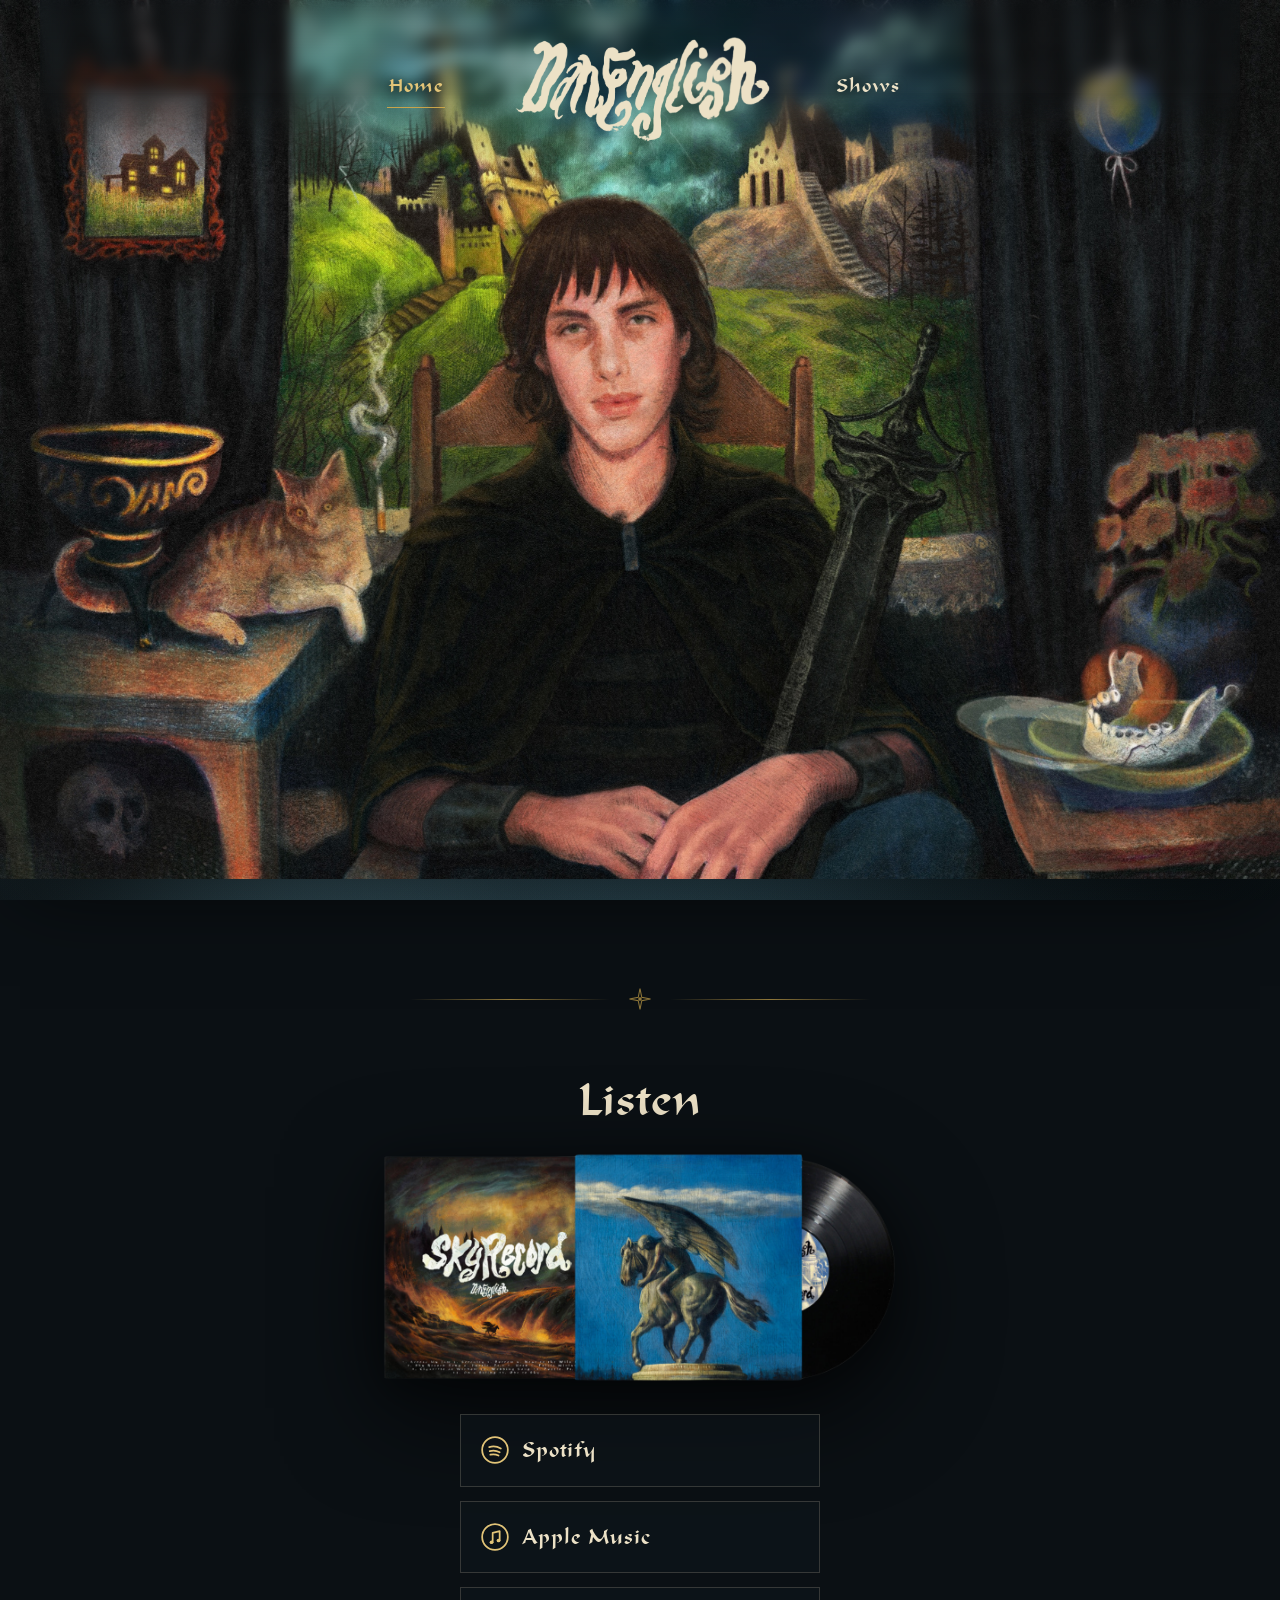
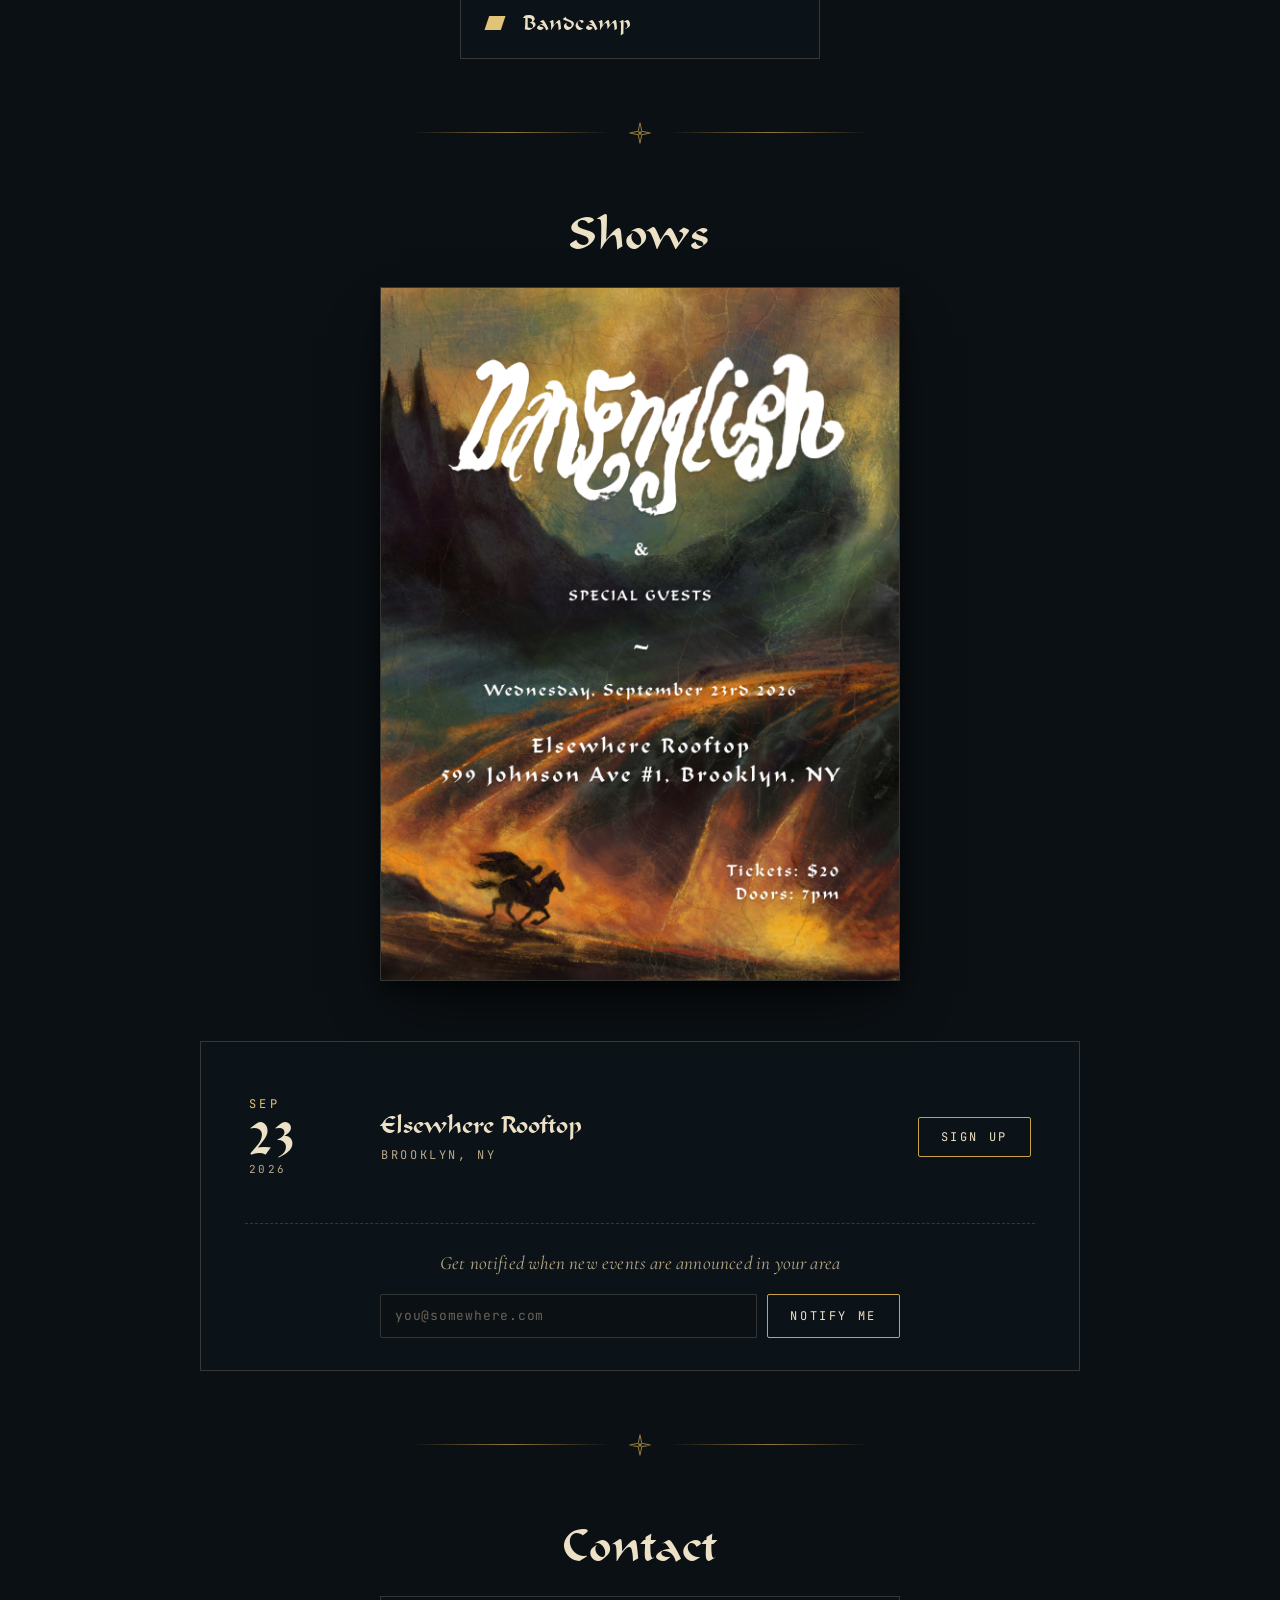
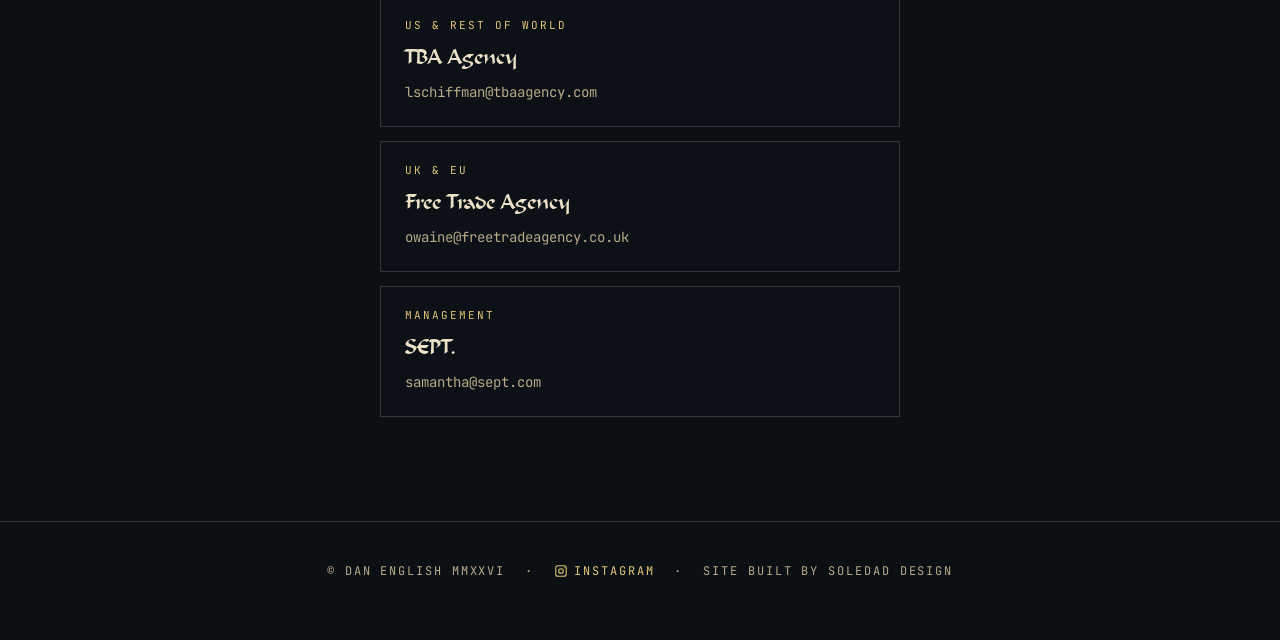
<file: index.html>
<!DOCTYPE html>
<html lang="en">
<head>
<meta charset="UTF-8">
<meta name="viewport" content="width=device-width, initial-scale=1.0">
<title>Dan English</title>
<meta name="description" content="Dan English — songwriter. New record out now.">
<link rel="preconnect" href="https://fonts.googleapis.com">
<link rel="preconnect" href="https://fonts.gstatic.com" crossorigin>
<link href="https://fonts.googleapis.com/css2?family=Cormorant+Garamond:ital,wght@0,400;0,500;0,600;1,400&family=JetBrains+Mono:wght@400;500&display=swap" rel="stylesheet">
<link rel="stylesheet" href="assets/styles.css">
</head>
<body data-screen-label="01 Landing">

<canvas id="wallpaper" aria-hidden="true"></canvas>
<header class="site-header" role="banner">
  <a class="nav-item left" href="index.html" aria-current="page">Home</a>
  <a href="index.html" class="logo-link" aria-label="Dan English — home">
    <img src="assets/logo.png" alt="Dan English">
  </a>
  <a class="nav-item right" href="#shows">Shows</a>
</header>

<main>

  <!-- HERO PORTRAIT -->
  <section class="hero">
    <div class="hero-frame">
      <img src="assets/portrait.jpeg" alt="Painted portrait of Dan English seated in a cloak, with a sword, a cat, a chalice, and castles in stormy hills behind him.">
    </div>
  </section>

  <!-- TITLE -->
  <section class="hero-title">
  </section>

  <div class="ornament" aria-hidden="true">
    <svg viewBox="0 0 32 32" fill="none" stroke="currentColor" stroke-width="1.2">
      <path d="M16 4 L18 14 L28 16 L18 18 L16 28 L14 18 L4 16 L14 14 Z"/>
      <circle cx="16" cy="16" r="1.4" fill="currentColor"/>
    </svg>
  </div>

  <!-- LISTEN / FOLLOW -->
  <section>
    <div class="wrap">
      <div class="section-title">
        <h2>Listen</h2>
      </div>
      <div class="album-display">
        <img src="assets/sky-record.png" alt="Sky Record by Dan English — vinyl sleeve with a Pegasus statue.">
      </div>
      <div class="link-grid link-grid--stack">
        <a class="link-card" href="https://open.spotify.com/album/4ndQFijwXBbFqrh9OOBImP" target="_blank" rel="noopener">
          <svg class="icon" viewBox="0 0 24 24" fill="currentColor" aria-hidden="true">
            <circle cx="12" cy="12" r="11" fill="none" stroke="currentColor" stroke-width="1.5"/>
            <path d="M7 9.5c3.5-1 7-.5 10 1.2M7.5 13c3-.8 6-.4 8.5 1M8 16c2.3-.6 4.8-.4 7 .8" stroke-width="1.5" stroke="currentColor" fill="none" stroke-linecap="round"/>
          </svg>
          <div>
            <div class="label">Spotify</div>
          </div>
        </a>

        <a class="link-card" href="https://music.apple.com/us/artist/dan-english/533750404" target="_blank" rel="noopener">
          <svg class="icon" viewBox="0 0 24 24" fill="none" stroke="currentColor" stroke-width="1.5" aria-hidden="true">
            <circle cx="12" cy="12" r="11"/>
            <path d="M10 16.5V8.5l6-1.5v8" stroke-linecap="round" stroke-linejoin="round"/>
            <circle cx="9" cy="16.5" r="1.6" fill="currentColor" stroke="none"/>
            <circle cx="15" cy="15"   r="1.6" fill="currentColor" stroke="none"/>
          </svg>
          <div>
            <div class="label">Apple Music</div>
          </div>
        </a>

        <a class="link-card" href="https://danenglish.bandcamp.com/album/sky-record" target="_blank" rel="noopener">
          <svg class="icon" viewBox="0 0 24 24" fill="currentColor" aria-hidden="true">
            <path d="M3 6h14l-4 12H-1z" transform="translate(4 0)"/>
          </svg>
          <div>
            <div class="label">Bandcamp</div>
          </div>
        </a>
      </div>
    </div>
  </section>

  <div class="ornament" aria-hidden="true">
    <svg viewBox="0 0 32 32" fill="none" stroke="currentColor" stroke-width="1.2">
      <path d="M16 4 L18 14 L28 16 L18 18 L16 28 L14 18 L4 16 L14 14 Z"/>
      <circle cx="16" cy="16" r="1.4" fill="currentColor"/>
    </svg>
  </div>

  <!-- SHOWS -->
  <section id="shows">
    <div class="wrap">
      <div class="section-title">
        <h2>Shows</h2>
      </div>
      <figure class="show-poster">
        <img src="assets/dan_elsewhere_Fall2026.jpg" alt="Dan English & special guests — Wednesday, September 23rd 2026, Elsewhere Rooftop, 599 Johnson Ave #1, Brooklyn, NY. Tickets $20. Doors 7pm." loading="lazy">
      </figure>
      <div class="shows-panel">
        <ul class="shows-list" role="list">
          <li class="show-row">
            <div class="show-date">
              <span class="show-date__month">Sep</span>
              <span class="show-date__day">23</span>
              <span class="show-date__year">2026</span>
            </div>
            <div class="show-venue">
              <div class="show-venue__name">Elsewhere Rooftop</div>
              <div class="show-venue__city">Brooklyn, NY</div>
            </div>
            <a class="show-cta" href="#" aria-label="Sign up for Elsewhere Rooftop, Brooklyn — Sep 23, 2026">Sign Up</a>
          </li>
        </ul>

        <form class="notify" action="#" method="post" novalidate>
          <label for="notify-email-home" class="notify__label">Get notified when new events are announced in your area</label>
          <div class="notify__row">
            <input id="notify-email-home" name="email" type="email" placeholder="you@somewhere.com" autocomplete="email" required>
            <button type="submit" class="notify__btn">Notify Me</button>
          </div>
        </form>
      </div>
    </div>
  </section>

  <div class="ornament" aria-hidden="true">
    <svg viewBox="0 0 32 32" fill="none" stroke="currentColor" stroke-width="1.2">
      <path d="M16 4 L18 14 L28 16 L18 18 L16 28 L14 18 L4 16 L14 14 Z"/>
      <circle cx="16" cy="16" r="1.4" fill="currentColor"/>
    </svg>
  </div>

  <!-- CONTACT -->
  <section>
    <div class="wrap">
      <div class="section-title">
        <h2>Contact</h2>
      </div>

      <div class="contact-grid">
        <div class="contact-card">
          <span class="role">US &amp; Rest of World</span>
          <div class="name">TBA Agency</div>
          <a href="mailto:lschiffman@tbaagency.com">lschiffman@tbaagency.com</a>
        </div>
        <div class="contact-card">
          <span class="role">UK &amp; EU</span>
          <div class="name">Free Trade Agency</div>
          <a href="mailto:owaine@freetradeagency.co.uk">owaine@freetradeagency.co.uk</a>
        </div>
        <div class="contact-card">
          <span class="role">Management</span>
          <div class="name">SEPT.</div>
          <a href="mailto:samantha@sept.com">samantha@sept.com</a>
        </div>
      </div>
    </div>
  </section>

</main>

<footer class="site-footer">
  <div class="row">
    <span>© Dan English MMXXVI</span>
    <span>·</span>
    <a href="https://www.instagram.com/dan__english/?hl=en" target="_blank" rel="noopener" class="ig-link">
      <svg width="14" height="14" viewBox="0 0 24 24" fill="none" stroke="currentColor" stroke-width="1.8" aria-hidden="true">
        <rect x="3" y="3" width="18" height="18" rx="4"/>
        <circle cx="12" cy="12" r="4"/>
        <circle cx="17.5" cy="6.5" r="0.9" fill="currentColor" stroke="none"/>
      </svg>
      Instagram
    </a>
    <span>·</span>
    <span>site built by soledad design</span>
  </div>
</footer>

<script src="assets/wallpaper.js"></script>

</body>
</html>
</file>
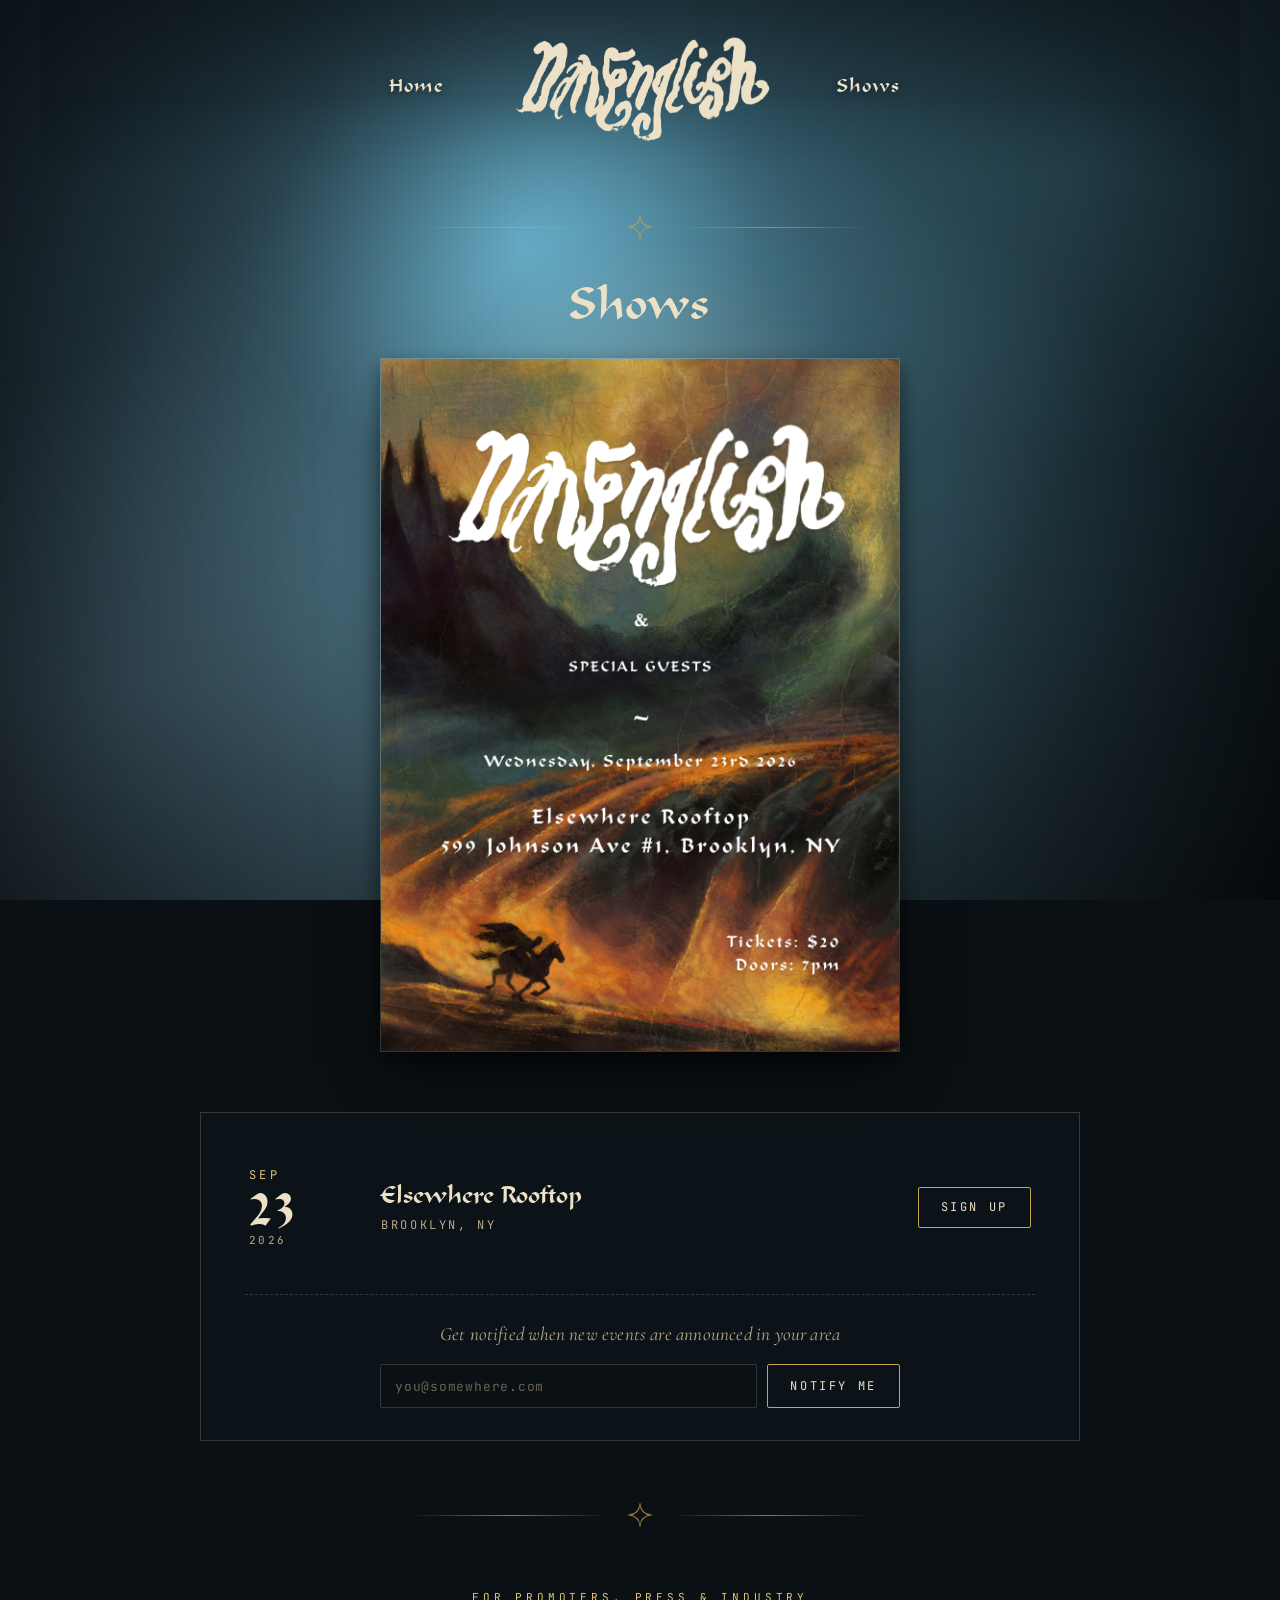
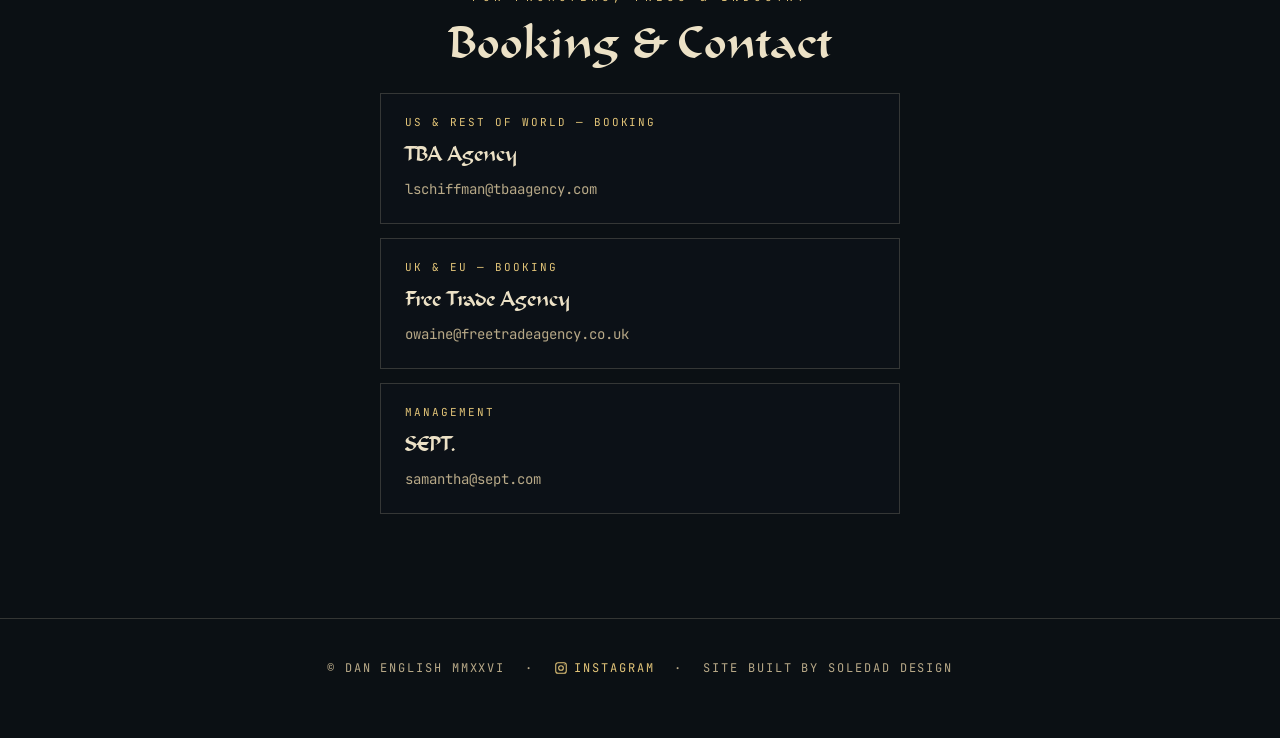
<file: shows.html>
<!DOCTYPE html>
<html lang="en">
<head>
<meta charset="UTF-8">
<meta name="viewport" content="width=device-width, initial-scale=1.0">
<title>Shows &amp; Tickets — Dan English</title>
<meta name="description" content="Tour dates, presale tickets and contact for Dan English.">
<link rel="preconnect" href="https://fonts.googleapis.com">
<link rel="preconnect" href="https://fonts.gstatic.com" crossorigin>
<link href="https://fonts.googleapis.com/css2?family=Cormorant+Garamond:ital,wght@0,400;0,500;0,600;1,400&family=JetBrains+Mono:wght@400;500&display=swap" rel="stylesheet">
<link rel="stylesheet" href="assets/styles.css">
</head>
<body data-screen-label="02 Shows & Tickets" class="page-shows">

<canvas id="wallpaper" aria-hidden="true"></canvas>

<header class="site-header" role="banner">
  <a class="nav-item left" href="index.html">Home</a>
  <a href="index.html" class="logo-link" aria-label="Dan English — home">
    <img src="assets/logo.png" alt="Dan English">
  </a>
  <a class="nav-item right" href="index.html#shows">Shows</a>
</header>

<main>

  <!-- SEATED WIDGET -->
  <section style="padding-top: clamp(110px, 22vw, 177px)">
    <div class="wrap">
      <div class="ornament" aria-hidden="true">
        <svg viewBox="0 0 32 32" fill="none" stroke="currentColor" stroke-width="1.2" stroke-linejoin="round">
          <path d="M16 3 C16.6 11.4 20.6 15.4 29 16 C20.6 16.6 16.6 20.6 16 29 C15.4 20.6 11.4 16.6 3 16 C11.4 15.4 15.4 11.4 16 3 Z"/>
        </svg>
      </div>
      <div class="section-title">
        <h2>Shows</h2>
      </div>
      <figure class="show-poster">
        <img src="assets/dan_elsewhere_Fall2026.jpg" alt="Dan English & special guests — Wednesday, September 23rd 2026, Elsewhere Rooftop, 599 Johnson Ave #1, Brooklyn, NY. Tickets $20. Doors 7pm." loading="lazy">
      </figure>
      <div class="shows-panel">
        <ul class="shows-list" role="list">
          <li class="show-row">
            <div class="show-date">
              <span class="show-date__month">Sep</span>
              <span class="show-date__day">23</span>
              <span class="show-date__year">2026</span>
            </div>
            <div class="show-venue">
              <div class="show-venue__name">Elsewhere Rooftop</div>
              <div class="show-venue__city">Brooklyn, NY</div>
            </div>
            <a class="show-cta" href="#" aria-label="Sign up for Elsewhere Rooftop, Brooklyn — Sep 23, 2026">Sign Up</a>
          </li>
        </ul>

        <form class="notify" action="#" method="post" novalidate>
          <label for="notify-email" class="notify__label">Get notified when new events are announced in your area</label>
          <div class="notify__row">
            <input id="notify-email" name="email" type="email" placeholder="you@somewhere.com" autocomplete="email" required>
            <button type="submit" class="notify__btn">Notify Me</button>
          </div>
        </form>
      </div>
    </div>
  </section>

  <div class="ornament" aria-hidden="true">
    <svg viewBox="0 0 32 32" fill="none" stroke="currentColor" stroke-width="1.2" stroke-linejoin="round">
      <path d="M16 3 C16.6 11.4 20.6 15.4 29 16 C20.6 16.6 16.6 20.6 16 29 C15.4 20.6 11.4 16.6 3 16 C11.4 15.4 15.4 11.4 16 3 Z"/>
    </svg>
  </div>

  <!-- CONTACT -->
  <section>
    <div class="wrap">
      <div class="section-title">
        <span class="eyebrow">For Promoters, Press &amp; Industry</span>
        <h2>Booking &amp; Contact</h2>
      </div>

      <div class="contact-grid">
        <div class="contact-card">
          <span class="role">US &amp; Rest of World — Booking</span>
          <div class="name">TBA Agency</div>
          <a href="mailto:lschiffman@tbaagency.com">lschiffman@tbaagency.com</a>
        </div>
        <div class="contact-card">
          <span class="role">UK &amp; EU — Booking</span>
          <div class="name">Free Trade Agency</div>
          <a href="mailto:owaine@freetradeagency.co.uk">owaine@freetradeagency.co.uk</a>
        </div>
        <div class="contact-card">
          <span class="role">Management</span>
          <div class="name">SEPT.</div>
          <a href="mailto:samantha@sept.com">samantha@sept.com</a>
        </div>
      </div>
    </div>
  </section>

</main>

<footer class="site-footer">
  <div class="row">
    <span>© Dan English MMXXVI</span>
    <span>·</span>
    <a href="https://www.instagram.com/dan__english/?hl=en" target="_blank" rel="noopener" class="ig-link">
      <svg width="14" height="14" viewBox="0 0 24 24" fill="none" stroke="currentColor" stroke-width="1.8" aria-hidden="true">
        <rect x="3" y="3" width="18" height="18" rx="4"/>
        <circle cx="12" cy="12" r="4"/>
        <circle cx="17.5" cy="6.5" r="0.9" fill="currentColor" stroke="none"/>
      </svg>
      Instagram
    </a>
    <span>·</span>
    <span>site built by soledad design</span>
  </div>
</footer>

<script src="assets/wallpaper.js"></script>

</body>
</html>
</file>
<file: assets/styles.css>
/* ============================================================
   Dan English — shared styles
   Palette pulled from the portrait painting.
   ============================================================ */

@font-face {
  font-family: 'Ondine';
  src: url('OndineD.ttf') format('truetype');
  font-display: swap;
}

:root {
  /* Pulled from the portrait */
  --bg:        #0b1014;   /* deep curtain black, slightly blue */
  --bg-soft:   #141b22;   /* a half-step up */
  --ink:       #ece1c6;   /* parchment cream */
  --ink-dim:   #b8a988;   /* faded parchment */
  --moss:      #6b8c3f;   /* hill green */
  --moss-deep: #3d5424;   /* shadow hill */
  --storm:     #2f6a78;   /* lightning sky teal */
  --rust:      #a8462a;   /* rust frame red */
  --rust-soft: #c4694a;
  --gold:      #c9a44a;   /* chalice gold */
  --gold-soft: #e2c478;

  --border: rgba(236, 225, 198, 0.18);
  --border-strong: rgba(236, 225, 198, 0.35);

  --serif: 'Cormorant Garamond', 'EB Garamond', Georgia, serif;
  --display: 'Ondine', 'Cormorant Garamond', serif;
  --mono: 'JetBrains Mono', 'Courier New', monospace;
}

* { box-sizing: border-box; }

html { scroll-behavior: smooth; }

html, body {
  margin: 0;
  padding: 0;
  background: var(--bg);
  color: var(--ink);
  font-family: var(--serif);
  font-size: 18px;
  line-height: 1.55;
  -webkit-font-smoothing: antialiased;
  text-rendering: optimizeLegibility;
}

body {
  /* layered painterly background — vignette + faint grain */
  background:
    radial-gradient(ellipse at 50% -10%, rgba(47,106,120,0.22), transparent 55%),
    radial-gradient(ellipse at 50% 110%, rgba(107,140,63,0.10), transparent 60%),
    var(--bg);
  background-attachment: fixed;
  min-height: 100vh;
  position: relative;
}

/* subtle paper grain across the whole site */
body::before {
  content: "";
  position: fixed;
  inset: 0;
  pointer-events: none;
  z-index: 0;
  background-image: url("data:image/svg+xml;utf8,<svg xmlns='http://www.w3.org/2000/svg' width='240' height='240'><filter id='n'><feTurbulence type='fractalNoise' baseFrequency='0.85' numOctaves='2' stitchTiles='stitch'/><feColorMatrix values='0 0 0 0 0.92  0 0 0 0 0.88  0 0 0 0 0.78  0 0 0 0.045 0'/></filter><rect width='100%' height='100%' filter='url(%23n)'/></svg>");
  mix-blend-mode: overlay;
  opacity: 0.55;
}

main, header, footer { position: relative; z-index: 2; }

/* interactive celestial wallpaper — sits behind everything */
#wallpaper {
  position: fixed;
  inset: 0;
  width: 100vw;
  height: 100vh;
  z-index: 0;
  pointer-events: none;
  display: block;
}

a,
a:link,
a:visited { color: var(--gold-soft); text-decoration: none; }
a:hover { color: var(--ink); }

/* ---------- HEADER (overlays the portrait) ------------------ */
.site-header {
  position: absolute;
  top: 0;
  left: 0;
  right: 0;
  z-index: 5;
  display: grid;
  grid-template-columns: 1fr auto 1fr;
  align-items: center;
  gap: clamp(16px, 4vw, 56px);
  padding: 24px 28px 22px;
  max-width: 1200px;
  margin: 0 auto;
  pointer-events: none;
  isolation: isolate;
}
.site-header::before {
  content: "";
  position: absolute;
  inset: 0;
  z-index: -1;
  background: linear-gradient(to bottom,
    rgba(11,16,20,0.45) 0%,
    rgba(11,16,20,0.18) 60%,
    rgba(11,16,20,0) 100%);
  -webkit-backdrop-filter: blur(6.8px);
          backdrop-filter: blur(6.8px);
  mask-image: linear-gradient(to bottom, #000 0%, #000 55%, transparent 100%);
  -webkit-mask-image: linear-gradient(to bottom, #000 0%, #000 55%, transparent 100%);
  pointer-events: none;
}
.site-header > * { pointer-events: auto; }
.site-header .nav-item {
  font-family: var(--display);
  font-size: clamp(12px, calc(2.4vw - 6px), 20px);
  letter-spacing: 0.06em;
  padding: 6px 2px;
  border-bottom: 1px solid transparent;
  transition: border-color 200ms ease, color 200ms ease;
  white-space: nowrap;
}
.site-header .nav-item.left  { justify-self: end;   }
.site-header .nav-item.right { justify-self: start; }
.site-header .nav-item,
.site-header .nav-item:link,
.site-header .nav-item:visited {
  color: var(--ink);
  text-decoration: none;
  text-shadow: 0 1px 8px rgba(0,0,0,0.55);
}
.site-header .nav-item:hover,
.site-header .nav-item[aria-current="page"] {
  color: var(--gold-soft);
  border-bottom-color: var(--gold);
}
.site-header .logo-link {
  display: inline-block;
  width: clamp(144px, 25.6vw, 288px);
  justify-self: center;
  line-height: 0;
}
.site-header .logo-link img { display: none; }
.site-header .logo-link::before {
  content: "";
  display: block;
  width: 100%;
  aspect-ratio: 3350 / 1431;
  -webkit-mask: url('logo.png') center / contain no-repeat;
          mask: url('logo.png') center / contain no-repeat;
  background-color: var(--ink);
  filter: drop-shadow(0 2px 12px rgba(0,0,0,0.5));
}

/* ---------- ORNAMENTAL DIVIDER ------------------------------- */
.ornament {
  display: flex;
  align-items: center;
  justify-content: center;
  gap: 16px;
  margin: 36px auto;
  max-width: 460px;
  color: var(--gold);
  opacity: 0.7;
}
.ornament::before,
.ornament::after {
  content: "";
  flex: 1;
  height: 1px;
  background: linear-gradient(90deg, transparent, var(--gold) 50%, transparent);
}
.ornament svg { width: 28px; height: 28px; flex: 0 0 auto; }

/* ---------- SECTIONS ----------------------------------------- */
section { padding: 24px 20px; }
.wrap { max-width: 880px; margin: 0 auto; }
.wrap-narrow { max-width: 640px; margin: 0 auto; }

h1, h2, h3 {
  font-family: var(--display);
  font-weight: 400;
  letter-spacing: 0.02em;
  line-height: 1.1;
  margin: 0 0 0.4em;
}
h1 { font-size: clamp(40px, 8vw, 76px); color: var(--ink); }
h2 { font-size: clamp(30px, 5vw, 48px); color: var(--ink); }
h3 { font-size: clamp(22px, 3vw, 30px); color: var(--gold-soft); }

p { margin: 0 0 1em; }
.lede {
  font-size: clamp(20px, 2.4vw, 24px);
  line-height: 1.5;
  color: var(--ink);
}

/* ---------- BUTTONS ------------------------------------------ */
.btn {
  display: inline-flex;
  align-items: center;
  justify-content: center;
  gap: 10px;
  padding: 14px 26px;
  font-family: var(--display);
  font-size: 20px;
  letter-spacing: 0.06em;
  color: var(--ink);
  background: transparent;
  border: 1px solid var(--gold);
  border-radius: 2px;
  cursor: pointer;
  transition: all 220ms ease;
  text-decoration: none;
  min-height: 48px;
}
.btn:hover {
  background: var(--gold);
  color: var(--bg);
  transform: translateY(-1px);
}
.btn--primary {
  background: var(--rust);
  border-color: var(--rust);
  color: var(--ink);
}
.btn--primary:hover {
  background: var(--rust-soft);
  border-color: var(--rust-soft);
  color: var(--bg);
}

/* Sky lightning canvas overlays the portrait, sits above it. */
.hero-frame #sky-lightning {
  position: absolute;
  inset: 0;
  width: 100%;
  height: 100%;
  pointer-events: none;
  mix-blend-mode: screen;
  z-index: 2;
}

/* Spotify embed */
.spotify-embed {
  max-width: 720px;
  margin: 0 auto 28px;
  border-radius: 12px;
  overflow: hidden;
  box-shadow: 0 10px 28px rgba(0,0,0,0.45), 0 0 0 1px rgba(201,164,74,0.18);
}
.spotify-embed iframe {
  display: block;
  width: 100%;
  border: 0;
  border-radius: 12px;
  background: #121212;
}

/* ---------- LINK GRID (streaming / socials) ------------------ */
.link-grid {
  display: grid;
  grid-template-columns: repeat(auto-fit, minmax(220px, 1fr));
  gap: 14px;
  margin: 28px auto 0;
}
.link-grid--stack {
  grid-template-columns: 1fr;
  max-width: 360px;
}
.album-display {
  max-width: 768px;
  margin: 28px auto 14px;
  text-align: center;
}
.album-display img {
  width: 100%;
  height: auto;
  display: block;
  background: transparent;
}
.album-display {
  max-width: 520px;
  margin: 24px auto 8px;
  text-align: center;
}
.album-display img {
  width: 100%;
  height: auto;
  display: block;
  filter: drop-shadow(0 30px 50px rgba(0,0,0,0.55))
          drop-shadow(0 8px 18px rgba(0,0,0,0.4));
}
.link-card,
.link-card:link,
.link-card:visited {
  display: flex;
  align-items: center;
  gap: 14px;
  padding: 18px 20px;
  border: 1px solid var(--border);
  background: rgba(15, 22, 28, 0.55);
  color: var(--ink);
  text-decoration: none;
  font-family: var(--serif);
  font-size: 19px;
  transition: all 220ms ease;
  position: relative;
  overflow: hidden;
}
.link-card::before {
  content: "";
  position: absolute;
  inset: 0;
  background: linear-gradient(135deg, transparent 40%, rgba(201,164,74,0.08) 60%, transparent 80%);
  opacity: 0;
  transition: opacity 260ms ease;
}
.link-card:hover {
  border-color: var(--gold);
  color: var(--ink);
  transform: translateY(-2px);
}
.link-card:hover::before { opacity: 1; }
.link-card .icon {
  width: 28px; height: 28px;
  flex: 0 0 28px;
  color: var(--gold-soft);
}
.link-card .label {
  font-family: var(--display);
  letter-spacing: 0.05em;
  font-size: 22px;
}
.link-card .sub {
  display: block;
  font-size: 13px;
  font-family: var(--mono);
  color: var(--ink-dim);
  letter-spacing: 0.04em;
  margin-top: 2px;
  text-transform: uppercase;
}

/* ---------- CONTACT ------------------------------------------ */
.contact-grid {
  display: grid;
  grid-template-columns: 1fr;
  gap: 14px;
  margin: 24px auto 0;
  max-width: 520px;
}
.contact-card {
  padding: 20px 24px;
  border: 1px solid var(--border);
  background: rgba(15, 22, 28, 0.4);
}
.contact-card .role {
  display: block;
  font-family: var(--mono);
  font-size: 11px;
  letter-spacing: 0.18em;
  text-transform: uppercase;
  color: var(--gold-soft);
  margin-bottom: 6px;
}
.contact-card .name {
  font-family: var(--display);
  font-size: 22px;
  color: var(--ink);
  margin-bottom: 4px;
}
.contact-card a {
  display: inline-block;
  font-family: var(--mono);
  font-size: clamp(12px, 2.6vw, 14px);
  color: var(--ink-dim);
  word-break: break-all;
  overflow-wrap: anywhere;
  max-width: 100%;
}
.contact-card a:hover { color: var(--gold-soft); }

/* ---------- FOOTER ------------------------------------------- */
.site-footer {
  margin-top: 80px;
  padding: 40px 20px 60px;
  text-align: center;
  border-top: 1px solid var(--border);
  font-family: var(--mono);
  font-size: 12px;
  letter-spacing: 0.16em;
  text-transform: uppercase;
  color: var(--ink-dim);
}
.site-footer .row { display: flex; justify-content: center; gap: 20px; flex-wrap: wrap; align-items: center; }
.site-footer .ig-link { display: inline-flex; align-items: center; gap: 6px; }

/* ---------- HERO --------------------------------------------- */
.hero {
  padding: 0;
  margin-top: 0;
}
.hero-frame {
  position: relative;
  width: 100vw;
  margin-left: calc(50% - 50vw);
  margin-right: calc(50% - 50vw);
  background: transparent;
  border: none;
}
.hero-frame img {
  display: block;
  width: 100vw;
  max-width: 100vw;
  height: auto;
  object-fit: contain;
  box-shadow: 0 30px 80px -20px rgba(0,0,0,0.7);
}
.hero-caption {
  font-family: var(--mono);
  font-size: 11px;
  letter-spacing: 0.2em;
  text-transform: uppercase;
  color: var(--ink-dim);
  text-align: center;
  margin-top: 14px;
}

/* ---------- HERO TITLE BAND ---------------------------------- */
.hero-title {
  text-align: center;
  padding: 60px 20px 10px;
}
.hero-title .eyebrow {
  font-family: var(--mono);
  font-size: 12px;
  letter-spacing: 0.4em;
  text-transform: uppercase;
  color: var(--gold-soft);
  margin-bottom: 14px;
}
.hero-title .album {
  font-family: var(--display);
  font-size: clamp(60px, 11vw, 120px);
  line-height: 0.95;
  color: var(--ink);
  margin: 8px 0 16px;
}
.hero-title .sub {
  font-size: 18px;
  color: var(--ink-dim);
  max-width: 520px;
  margin: 0 auto;
}

/* ---------- SHOWS PAGE --------------------------------------- */
.shows-hero {
  text-align: center;
  padding: 48px 20px 12px;
}
.shows-hero .eyebrow {
  font-family: var(--mono);
  font-size: 12px;
  letter-spacing: 0.4em;
  text-transform: uppercase;
  color: var(--gold-soft);
  margin-bottom: 14px;
}
/* Hide the first two events in the Seated table */
.seated-wrap .seated-event-row:nth-of-type(1),
.seated-wrap .seated-event-row:nth-of-type(2),
.seated-wrap [class*="event-row"]:nth-of-type(1),
.seated-wrap [class*="event-row"]:nth-of-type(2) {
  display: none !important;
}
.ornament--line {
  display: flex;
  align-items: center;
  justify-content: center;
  gap: 14px;
  max-width: 760px;
  margin: 0 auto;
  padding: 8px 20px;
}
.ornament--line .rule {
  flex: 1;
  height: 1px;
  background: var(--gold);
  opacity: 0.85;
}
.ornament--line svg {
  width: 28px;
  height: 28px;
  color: var(--gold);
  flex: 0 0 28px;
}
.seated-wrap {
  max-width: 760px;
  margin: 12px auto 0;
  padding: 28px 24px;
  background: rgba(15, 22, 28, 0.55);
  border: 1px solid var(--border);
}

/* ---------- SHOWS PANEL (custom, replaces Seated widget) ----- */
.show-poster {
  max-width: 520px;
  margin: 28px auto 60px;
  padding: 0;
  text-align: center;
}
.show-poster img {
  display: block;
  width: 100%;
  height: auto;
  border: 1px solid var(--border);
  box-shadow:
    0 30px 60px -20px rgba(0,0,0,0.75),
    0 8px 18px rgba(0,0,0,0.45);
}
.shows-panel {
  max-width: 880px;
  margin: 18px auto 0;
  padding: 36px clamp(20px, 4vw, 44px) 32px;
  background: rgba(15, 22, 28, 0.55);
  border: 1px solid var(--border);
  position: relative;
}
.shows-list {
  list-style: none;
  margin: 0 0 28px;
  padding: 0;
  display: flex;
  flex-direction: column;
}
.shows-list .show-row + .show-row {
  border-top: 1px solid var(--border);
}
.show-row {
  display: grid;
  grid-template-columns: minmax(72px, 96px) 1fr auto;
  gap: clamp(16px, 4vw, 36px);
  align-items: center;
  padding: 20px 4px;
}
.show-date {
  display: flex;
  flex-direction: column;
  align-items: flex-start;
  font-family: var(--mono);
  color: var(--gold-soft);
  line-height: 1;
}
.show-date__month {
  font-size: 12px;
  letter-spacing: 0.28em;
  text-transform: uppercase;
  color: var(--gold-soft);
}
.show-date__day {
  font-family: var(--display);
  font-size: clamp(34px, 5vw, 48px);
  color: var(--ink);
  margin: 4px 0 2px;
  letter-spacing: 0.01em;
}
.show-date__year {
  font-size: 11px;
  letter-spacing: 0.22em;
  color: var(--ink-dim);
}
.show-venue__name {
  font-family: var(--display);
  font-size: clamp(20px, 2.6vw, 26px);
  color: var(--ink);
  line-height: 1.15;
}
.show-venue__city {
  font-family: var(--mono);
  font-size: 12px;
  letter-spacing: 0.22em;
  text-transform: uppercase;
  color: var(--ink-dim);
  margin-top: 6px;
}
.show-cta,
.show-cta:link,
.show-cta:visited {
  display: inline-flex;
  align-items: center;
  justify-content: center;
  padding: 10px 22px;
  border: 1px solid var(--gold);
  border-radius: 2px;
  font-family: var(--mono);
  font-size: 12px;
  letter-spacing: 0.22em;
  text-transform: uppercase;
  color: var(--ink);
  background: transparent;
  transition: background 200ms ease, color 200ms ease, transform 200ms ease;
  white-space: nowrap;
  min-height: 40px;
}
.show-cta:hover {
  background: var(--gold);
  color: var(--bg);
  transform: translateY(-1px);
}

.notify {
  margin: 8px auto 0;
  padding-top: 24px;
  border-top: 1px dashed var(--border);
  text-align: center;
}
.notify__label {
  display: block;
  font-family: var(--serif);
  font-style: italic;
  font-size: clamp(17px, 2vw, 19px);
  color: var(--ink-dim);
  margin-bottom: 16px;
  letter-spacing: 0.01em;
}
.notify__row {
  display: flex;
  gap: 10px;
  justify-content: center;
  flex-wrap: wrap;
  max-width: 520px;
  margin: 0 auto;
}
.notify__row input[type="email"] {
  flex: 1 1 260px;
  min-width: 0;
  padding: 12px 14px;
  background: rgba(11, 16, 20, 0.55);
  border: 1px solid var(--border);
  color: var(--ink);
  font-family: var(--mono);
  font-size: 13px;
  letter-spacing: 0.06em;
  border-radius: 2px;
  outline: none;
  transition: border-color 200ms ease, background 200ms ease;
}
.notify__row input[type="email"]::placeholder {
  color: rgba(184, 169, 136, 0.55);
}
.notify__row input[type="email"]:focus {
  border-color: var(--gold);
  background: rgba(11, 16, 20, 0.8);
}
.notify__btn {
  padding: 12px 22px;
  border: 1px solid var(--gold);
  background: transparent;
  color: var(--ink);
  font-family: var(--mono);
  font-size: 12px;
  letter-spacing: 0.22em;
  text-transform: uppercase;
  cursor: pointer;
  border-radius: 2px;
  transition: background 200ms ease, color 200ms ease;
  min-height: 44px;
}
.notify__btn:hover {
  background: var(--gold);
  color: var(--bg);
}

@media (max-width: 560px) {
  .shows-panel {
    padding: 24px 18px 22px;
  }
  .show-row {
    grid-template-columns: minmax(56px, 72px) 1fr;
    column-gap: 18px;
    row-gap: 14px;
    padding: 18px 2px;
  }
  .show-cta {
    grid-column: 1 / -1;
    justify-self: stretch;
    text-align: center;
  }
  .show-date__day {
    font-size: 38px;
  }
  .notify__row input[type="email"],
  .notify__btn {
    flex: 1 1 100%;
  }
}
.album-wide { max-width: 1330px; margin: 0 auto; }
.album-wide img { width: 100%; height: auto; display: block; }

/* Seated widget light-touch theming */
.seated-wrap .seated-event-row,
.seated-wrap [class*="seated"] {
  font-family: var(--serif) !important;
  color: var(--ink) !important;
}
.seated-wrap .seated-event-row-thumb {
  filter: brightness(1) contrast(1.1);
}
/* Outline-style CTAs in the Seated table — only the actual anchor gets the
   stroke; nested wrappers stay transparent. */
.seated-wrap [class*="seated"] {
  background: transparent !important;
  background-image: none !important;
  border: 0 !important;
  box-shadow: none !important;
}
.seated-wrap a[class*="seated-event-link"],
.seated-wrap a.seated-event-link,
.seated-wrap a[class*="event-details-cell"]:last-child {
  color: var(--ink) !important;
  border: 1px solid var(--gold) !important;
  border-radius: 2px !important;
  font-family: var(--mono) !important;
  letter-spacing: 0.14em !important;
  text-transform: uppercase !important;
  font-size: 12px !important;
  padding: 8px 18px !important;
  transition: background 200ms ease, color 200ms ease !important;
  display: inline-block !important;
}
.seated-wrap a[class*="seated-event-link"]:hover,
.seated-wrap a.seated-event-link:hover,
.seated-wrap a[class*="event-details-cell"]:last-child:hover {
  background: var(--gold) !important;
  color: var(--curtain) !important;
}

/* ---------- UTIL --------------------------------------------- */
.section-title {
  text-align: center;
  margin-bottom: 8px;
}
.section-title .eyebrow {
  display: block;
  font-family: var(--mono);
  font-size: 11px;
  letter-spacing: 0.35em;
  text-transform: uppercase;
  color: var(--gold-soft);
  margin-bottom: 10px;
}
.cta-row {
  display: flex;
  gap: 14px;
  justify-content: center;
  flex-wrap: wrap;
  margin-top: 28px;
}

/* ---------- MOBILE TUNING ------------------------------------ */
@media (max-width: 600px) {
  .site-header { padding: 16px 12px 14px; gap: 8px; }
  .site-header .nav-item { font-size: 11px; }
  .site-header .logo-link { width: clamp(120px, 38vw, 200px); }
  section { padding: 18px 16px; }
  .hero-frame { padding: 0; }
  .hero { padding: 4px 0 16px; }
  .hero-title { padding: 40px 16px 8px; }
  .ornament { margin: 24px auto; }
  .show-poster { margin: 22px auto 36px; }
  .shows-panel { margin-top: 8px; }
  .contact-card { padding: 18px 18px; }
  .contact-card .name { font-size: 20px; }
  .album-display { margin: 20px auto 6px; }
  .link-grid { gap: 10px; }
  .link-card { padding: 14px 16px; font-size: 17px; }
  .link-card .label { font-size: 20px; }
  .site-footer { padding: 28px 16px 40px; }
  .site-footer .row { gap: 10px 14px; }
}

@media (max-width: 380px) {
  .site-header .nav-item { font-size: 10px; letter-spacing: 0.04em; }
  .site-header .logo-link { width: clamp(108px, 36vw, 160px); }
}
</file>
